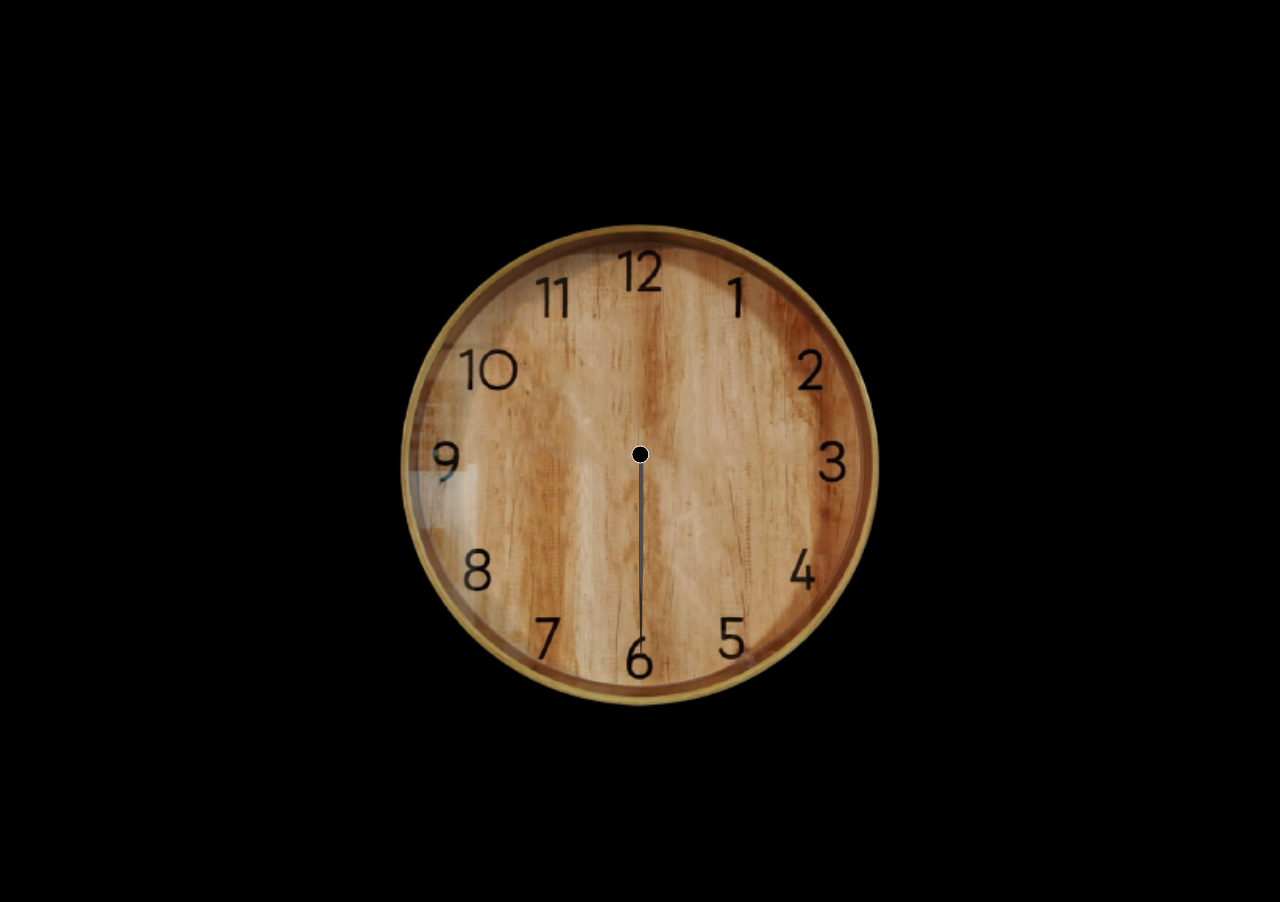
<file: analog/analogWatch.html>
<!DOCTYPE html>
<html lang="en">

<head>
    <meta charset="UTF-8">
    <meta http-equiv="X-UA-Compatible" content="IE=edge">
    <meta name="viewport" content="width=device-width, initial-scale=1.0">
    <title>Analog Clock</title>

    <link rel="stylesheet" href="https://cdn.jsdelivr.net/npm/bootstrap@4.6.0/dist/css/bootstrap.min.css"
        integrity="sha384-B0vP5xmATw1+K9KRQjQERJvTumQW0nPEzvF6L/Z6nronJ3oUOFUFpCjEUQouq2+l" crossorigin="anonymous">
    <link rel="stylesheet" href="./assets/css/clock.css">
</head>

<body>



    <div class="watch-wrapper">
        <div class="watch-content">
            <img src="./assets/images/mybackground.png" alt="">
            <div class="second"></div>
            <div class="min"></div>
            <div class="hour"></div>
            <div class="top"></div>
        </div>
    </div>





    <script src="https://code.jquery.com/jquery-3.5.1.slim.min.js"
        integrity="sha384-DfXdz2htPH0lsSSs5nCTpuj/zy4C+OGpamoFVy38MVBnE+IbbVYUew+OrCXaRkfj"
        crossorigin="anonymous"></script>
    <script src="https://cdn.jsdelivr.net/npm/bootstrap@4.6.0/dist/js/bootstrap.bundle.min.js"
        integrity="sha384-Piv4xVNRyMGpqkS2by6br4gNJ7DXjqk09RmUpJ8jgGtD7zP9yug3goQfGII0yAns"
        crossorigin="anonymous"></script>
    <script src="./assets/js/clock.js"></script>
</body>

</html>
</file>
<file: analog/assets/css/clock.css>
* {
    margin: 0;
    padding: 0;
}

body {
    background-color: transparent;
    background-color: black;
    background-image: url(https://images.unsplash.com/photo-1532498664269-63b8ab6adc73?ixlib=rb-1.2.1&ixid=MXwxMjA3fDB8MHxwaG90by1wYWdlfHx8fGVufDB8fHw%3D&auto=format&fit=crop&w=1268&q=80);
    background-size: cover;
}

img {
    height: 100vh;
}

.watch-wrapper {
    position: absolute;
    top: 50%;
    left: 50%;
    transform: translateX(-50%) translateY(-50%);
}

.watch-content {
    position: relative;
}

.second, .min, .hour, .top {
    z-index: 1;
    position: absolute;
    top: 50%;
    left: 50%;
    transform-origin: bottom;
}

.min {
    height: 11rem;
    width: .4%;
    transform-origin: top;
    background-color: rgba(43, 42, 42, 0.877);
    transform: translateX(-30%);
    border-bottom-left-radius: 100%;
    border-bottom-right-radius: 100%;
}

.second {
    height: 13rem;
    width: 0.5%;
    background-color: rgba(27, 22, 22, 0.815);
    transform-origin: top;
    transform: translateX(-25%);
    border-bottom-left-radius: 100%;
    border-bottom-right-radius: 100%;
}

.hour {
    transition: all .2s;
    height: 9rem;
    border-bottom-right-radius: 100%;
    border-bottom-left-radius: 100%;
    width: 0.6%;
    transform-origin: top;
    background-color: rgb(78, 77, 77);
    transform: translateX(-25%);
}

.top {
    width: 1rem;
    height: 1rem;
    border-radius: 50%;
    border: 1px solid white;
    transform: translateX(-50%) translateY(-25%);
    background-color: black;
}
</file>
